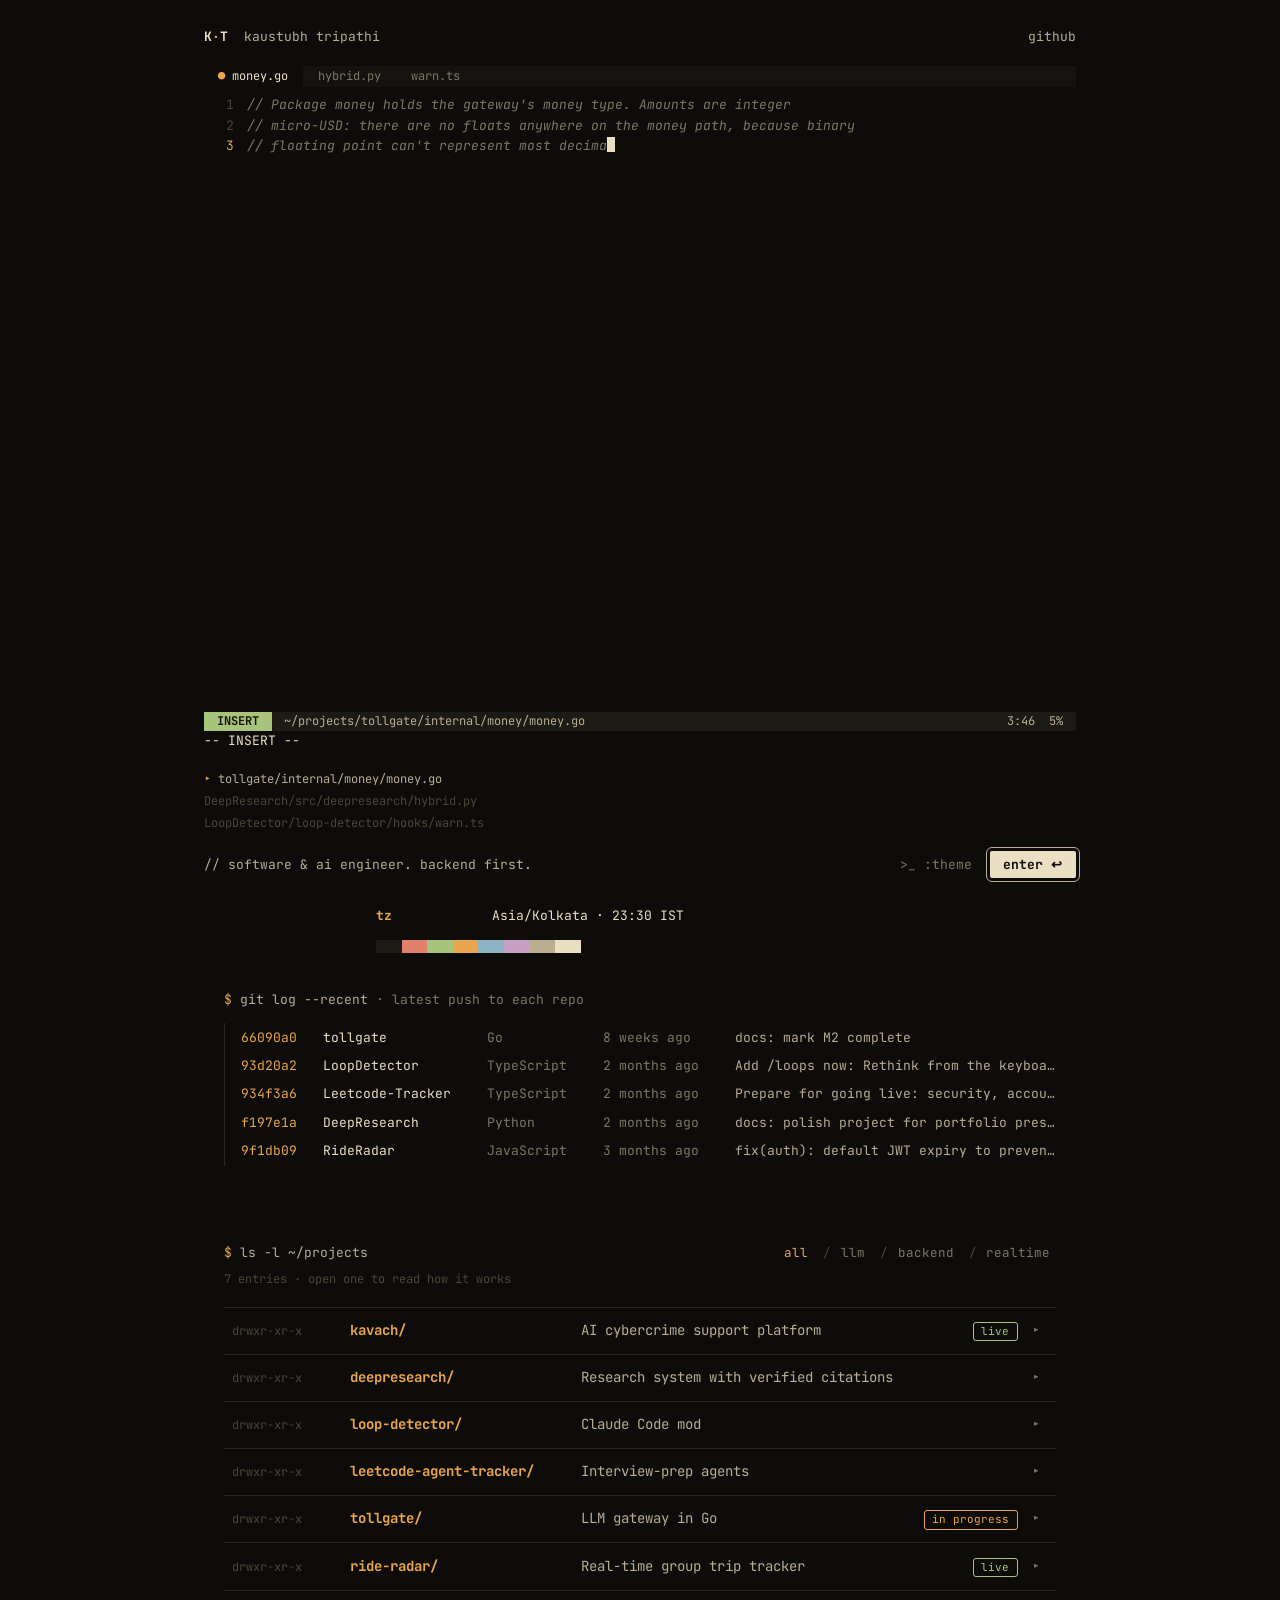
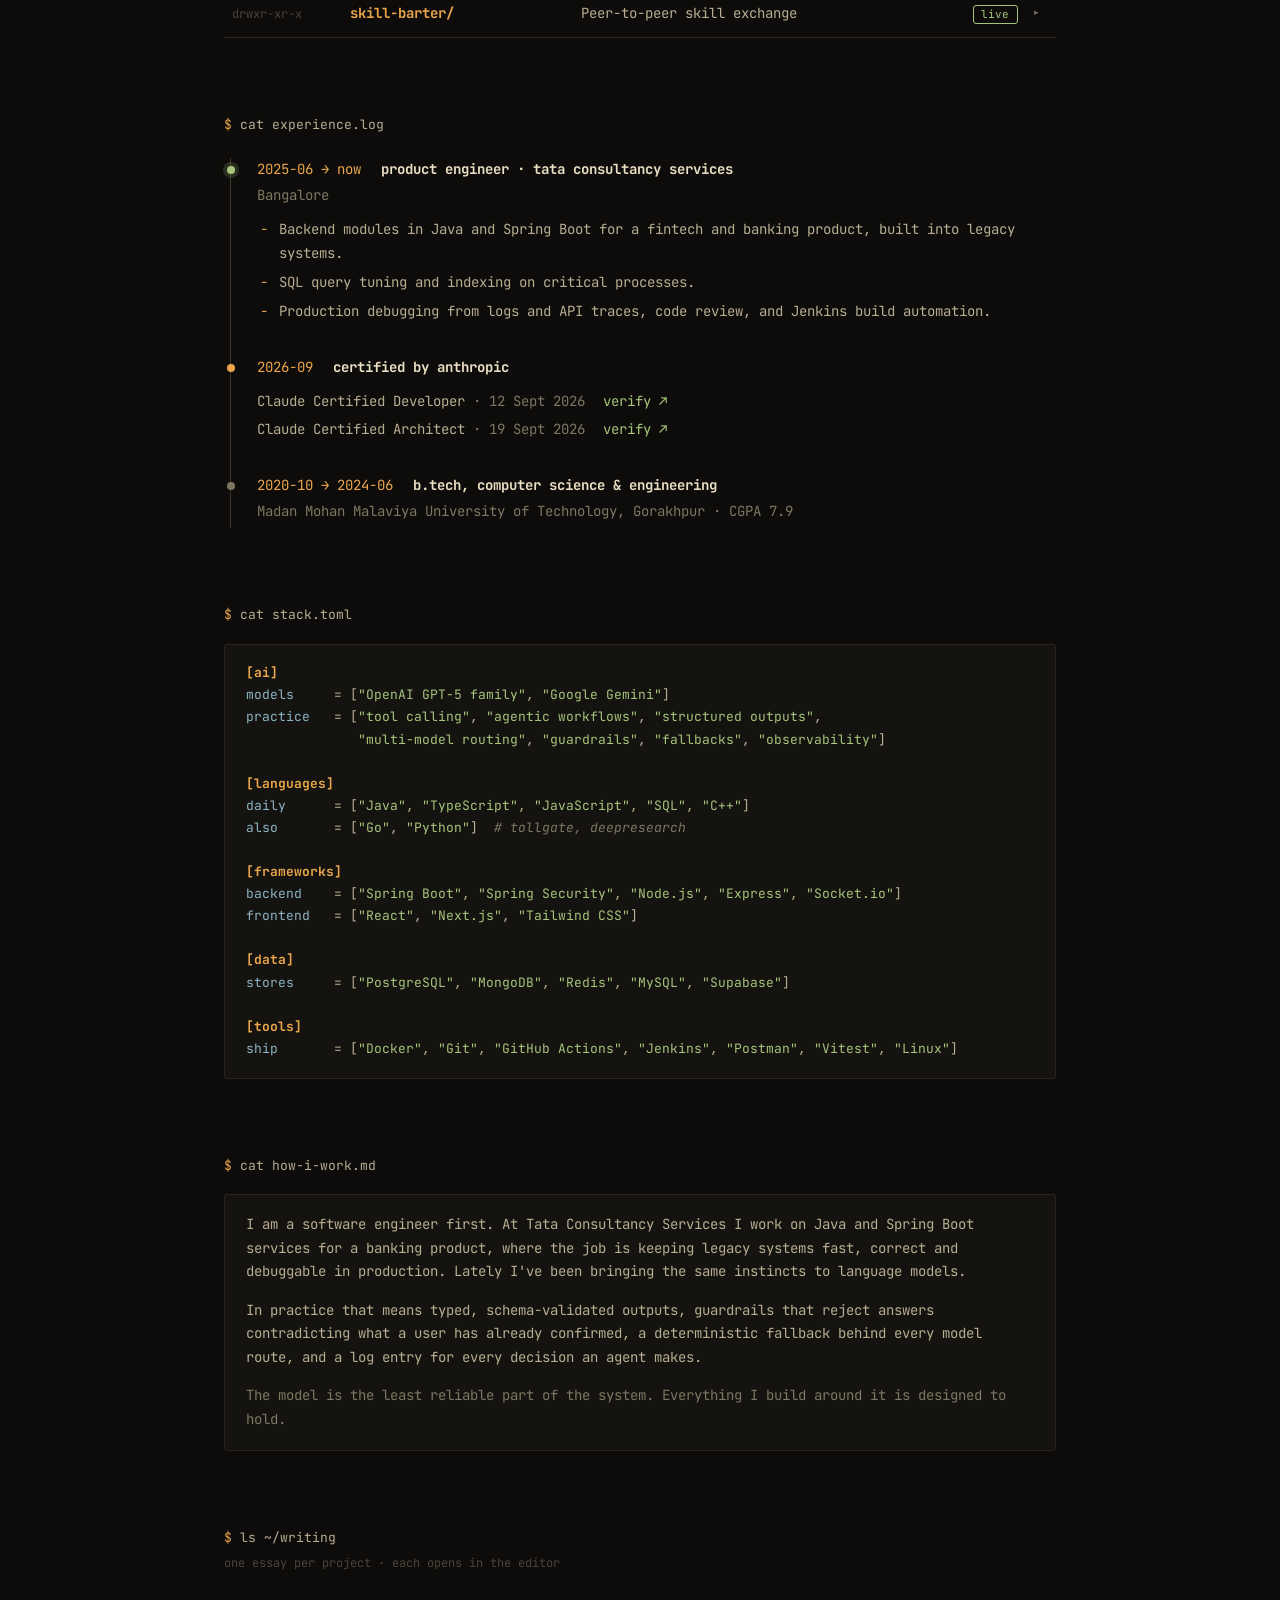
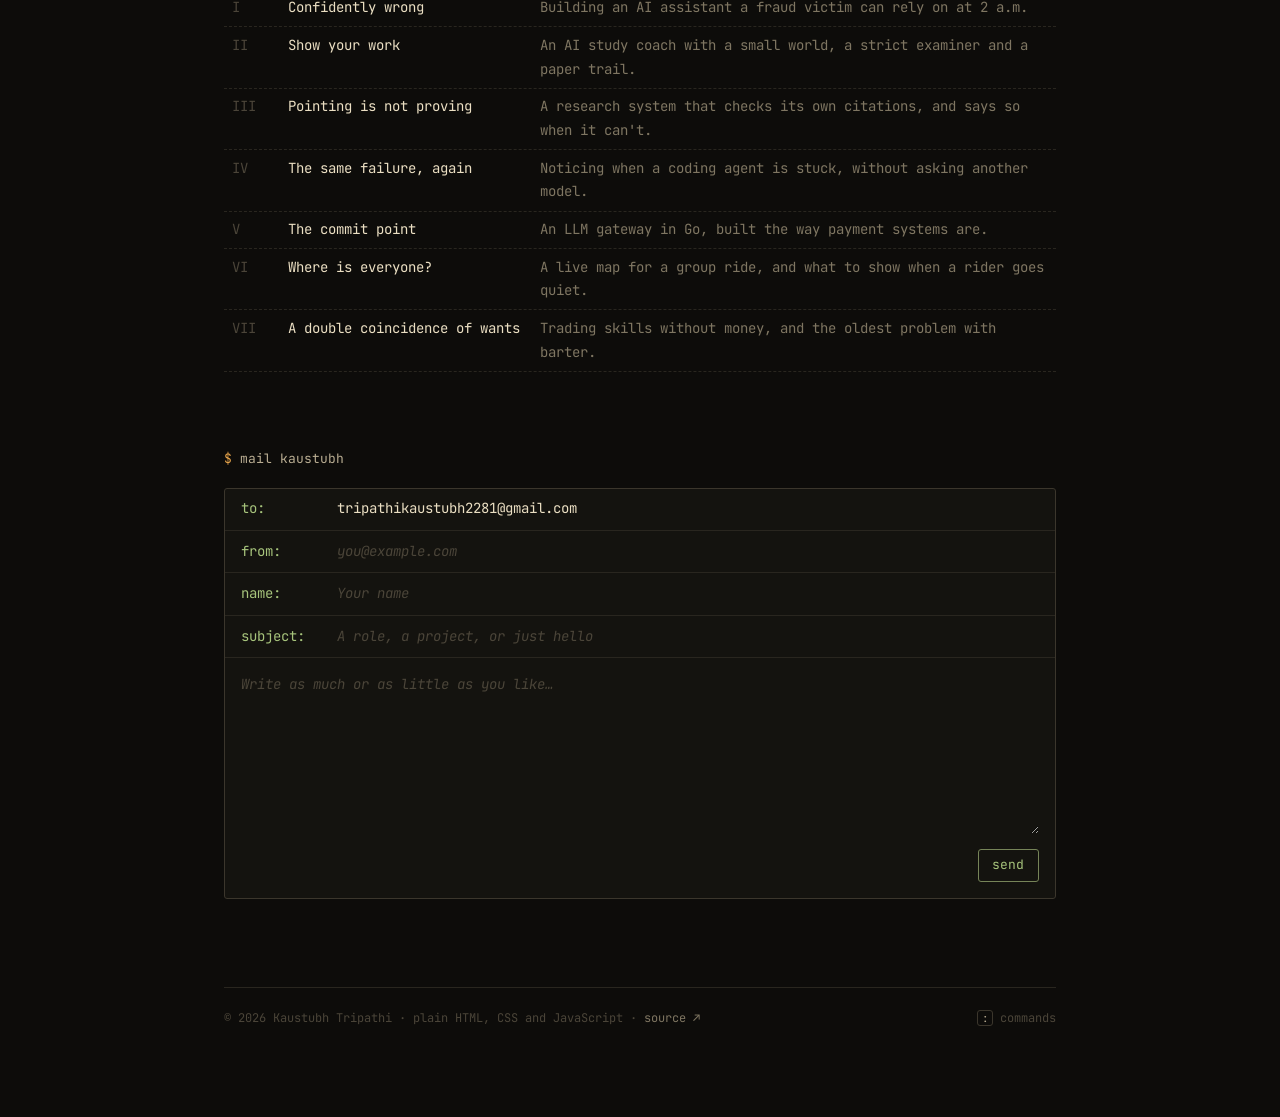
<file: index.html>
<!doctype html>
<html lang="en" data-theme="amber">
  <head>
    <meta charset="UTF-8" />
    <meta name="viewport" content="width=device-width, initial-scale=1.0" />
    <title>Kaustubh Tripathi · Software &amp; AI Engineer</title>
    <meta
      name="description"
      content="Kaustubh Tripathi, software and AI engineer in Bangalore. Backend systems in Java and Spring Boot at TCS, and language-model systems with guardrails, fallbacks and audit trails."
    />
    <meta name="author" content="Kaustubh Tripathi" />
    <meta property="og:title" content="Kaustubh Tripathi · Software &amp; AI Engineer" />
    <meta property="og:description" content="Backend systems in Java and Spring Boot, and language-model systems that hold their shape when the model doesn't." />
    <meta property="og:type" content="website" />
    <meta property="og:url" content="https://kaustubh-tripathi.vercel.app/" />
    <meta property="og:site_name" content="Kaustubh Tripathi" />
    <meta property="og:image" content="https://kaustubh-tripathi.vercel.app/og.png" />
    <meta property="og:image:width" content="2400" />
    <meta property="og:image:height" content="1260" />
    <meta property="og:image:alt" content="A terminal window: whoami, Kaustubh Tripathi, Software & AI Engineer, open to software and AI engineering roles." />
    <meta name="twitter:card" content="summary_large_image" />
    <meta name="theme-color" content="#0d0c0a" />
    <link rel="icon" type="image/svg+xml" href="/favicon.svg" />

    <link rel="preconnect" href="https://fonts.googleapis.com" />
    <link rel="preconnect" href="https://fonts.gstatic.com" crossorigin />
    <link
      href="https://fonts.googleapis.com/css2?family=JetBrains+Mono:ital,wght@0,400;0,500;0,700;1,400&display=swap"
      rel="stylesheet"
    />
    <!-- Google's JetBrains Mono subsets leave out box drawing and arrows; these come from the same
         font, so the diagrams line up. Extend `text` when a new symbol appears on the page. -->
    <link href="https://fonts.googleapis.com/css2?family=JetBrains+Mono:wght@400;700&amp;display=swap&amp;text=%E2%86%90%E2%86%92%E2%86%97%E2%86%A9%E2%94%80%E2%94%82%E2%94%8C%E2%94%90%E2%94%94%E2%94%98%E2%94%9C%E2%94%A4%E2%94%AC%E2%94%B4%E2%94%BC%E2%95%90%E2%96%88%E2%96%B2%E2%96%B8%E2%96%BA%E2%96%BC%E2%97%84%E2%97%8F%E2%9C%93" rel="stylesheet" />
    <link rel="stylesheet" href="/styles.css" />

    <script>
      // Before first paint: the saved theme, and whether to open on the editor.
      // The intro plays once per visit, and never for a link to a section.
      (function () {
        var root = document.documentElement;
        try {
          var theme = localStorage.getItem("theme");
          if (theme) root.dataset.theme = theme;
        } catch (e) {}
        var seen = false;
        try {
          seen = sessionStorage.getItem("intro") === "seen";
        } catch (e) {}
        if (/[?&]intro\b/.test(location.search) || (!seen && !location.hash)) root.classList.add("has-intro");
      })();
    </script>
    <script type="module" src="/js/main.js"></script>
  </head>
  <body>
    <!-- The editor intro. Hidden without JavaScript, so the page is always readable. -->
    <section class="intro" id="intro" aria-label="Intro">
      <header class="intro-top">
        <span class="intro-brand"><span class="mark">K<span>·</span>T</span> kaustubh tripathi</span>
        <a href="https://github.com/ktripathi2281" target="_blank" rel="noreferrer">github</a>
      </header>

      <div class="editor" aria-hidden="true">
        <div class="tabline" id="tabline"></div>
        <div class="buffer" id="buffer"></div>
        <div class="statusline">
          <span class="mode" id="mode">NORMAL</span>
          <span class="status-path" id="status-path"></span>
          <span class="status-pos" id="status-pos"></span>
        </div>
        <div class="cmdline-echo" id="echo"></div>
      </div>

      <ol class="intro-files" id="intro-files" aria-label="The code above, on GitHub"></ol>

      <footer class="intro-foot">
        <p class="intro-tag">// software &amp; ai engineer. backend first.</p>
        <div class="intro-actions">
          <button type="button" class="intro-theme" id="intro-theme"><span aria-hidden="true">&gt;_</span> :theme</button>
          <button type="button" class="enter" id="enter">enter <span aria-hidden="true">↩</span></button>
        </div>
      </footer>
    </section>

    <div class="site" id="site">
      <a href="#main" class="skip">skip to content</a>

      <header class="topbar">
        <a href="#top" class="brand" aria-label="Kaustubh Tripathi, back to top">
          <span class="mark">K<span>·</span>T</span>
          <span class="brand-path">~/kaustubh</span>
        </a>
        <nav aria-label="Sections">
          <a href="#projects">projects</a>
          <a href="#experience">experience</a>
          <a href="#writing">writing</a>
          <a href="#mail">mail</a>
        </nav>
      </header>

      <main id="main">
        <!-- whoami -->
        <section class="hero" id="top" aria-labelledby="name">
          <div class="hero-text">
            <p class="prompt"><span class="ps">~</span> whoami</p>
            <h1 id="name" tabindex="-1">Kaustubh Tripathi</h1>
            <p class="lede">
              Software &amp; AI engineer. I build backend systems in Java and Spring Boot at TCS, and language-model systems
              that hold their shape when the model doesn't.
            </p>
            <p class="building">
              <span class="tri" aria-hidden="true">▸</span> building
              <a href="https://github.com/ktripathi2281/tollgate" target="_blank" rel="noreferrer">tollgate</a>
              <span class="dim">— an LLM gateway in Go, with payments-grade spend control</span>
            </p>

            <ul class="chips" aria-label="Stack">
              <li class="c1">java</li>
              <li class="c2">spring boot</li>
              <li class="c3">typescript</li>
              <li class="c4">react</li>
              <li class="c5">node.js</li>
              <li class="c1">next.js</li>
              <li class="c2">go</li>
              <li class="c3">python</li>
              <li class="c4">postgresql</li>
              <li class="c5">redis</li>
              <li class="c1">docker</li>
              <li class="c2">llm agents</li>
            </ul>

            <ul class="socials">
              <li>
                <a href="https://github.com/ktripathi2281" target="_blank" rel="noreferrer" aria-label="GitHub" title="GitHub">
                  <svg viewBox="0 0 16 16" width="18" height="18" aria-hidden="true"><path fill="currentColor" d="M8 0C3.58 0 0 3.58 0 8c0 3.54 2.29 6.53 5.47 7.59.4.07.55-.17.55-.38 0-.19-.01-.82-.01-1.49-2.01.37-2.53-.49-2.69-.94-.09-.23-.48-.94-.82-1.13-.28-.15-.68-.52-.01-.53.63-.01 1.08.58 1.23.82.72 1.21 1.87.87 2.33.66.07-.52.28-.87.51-1.07-1.78-.2-3.64-.89-3.64-3.95 0-.87.31-1.59.82-2.15-.08-.2-.36-1.02.08-2.12 0 0 .67-.21 2.2.82.64-.18 1.32-.27 2-.27.68 0 1.36.09 2 .27 1.53-1.04 2.2-.82 2.2-.82.44 1.1.16 1.92.08 2.12.51.56.82 1.27.82 2.15 0 3.07-1.87 3.75-3.65 3.95.29.25.54.73.54 1.48 0 1.07-.01 1.93-.01 2.2 0 .21.15.46.55.38A8.013 8.013 0 0016 8c0-4.42-3.58-8-8-8z"/></svg>
                </a>
              </li>
              <li>
                <a href="https://www.linkedin.com/in/kaustubh-tripathi" target="_blank" rel="noreferrer" aria-label="LinkedIn" title="LinkedIn">
                  <svg viewBox="0 0 24 24" width="19" height="19" fill="none" stroke="currentColor" stroke-width="1.5" aria-hidden="true"><rect x="3" y="3" width="18" height="18" rx="2.5"/><path d="M8 10.5V17M12 17v-6.5M12 13.3c0-1.7 1.1-2.8 2.5-2.8S17 11.5 17 13.3V17" stroke-linecap="round"/><circle cx="8" cy="7.4" r="0.9" fill="currentColor" stroke="none"/></svg>
                </a>
              </li>
              <li>
                <a href="#mail" aria-label="Write to tripathikaustubh2281@gmail.com" title="tripathikaustubh2281@gmail.com">
                  <svg viewBox="0 0 24 24" width="19" height="19" fill="none" stroke="currentColor" stroke-width="1.5" aria-hidden="true"><rect x="3" y="5.5" width="18" height="13" rx="2"/><path d="M3.6 7l8.4 6 8.4-6" stroke-linejoin="round"/></svg>
                </a>
              </li>
            </ul>

            <p class="actions">
              <a class="btn" href="/resume.pdf" target="_blank" rel="noreferrer">
                <svg viewBox="0 0 24 24" width="14" height="14" fill="none" stroke="currentColor" stroke-width="1.6" aria-hidden="true"><path d="M6 3h8.5L19 7.5V21H6z" stroke-linejoin="round"/><path d="M14 3v5h5M9 12h7M9 15.5h7M9 19h4" stroke-linecap="round"/></svg>
                resume.pdf
              </a>
              <a class="btn btn--go" href="#mail">write to me</a>
            </p>

            <p class="status-line"><span class="dot" aria-hidden="true"></span> open to software &amp; AI engineering roles</p>
          </div>
        </section>

        <!-- fetch -->
        <section class="block" id="fetch" aria-labelledby="fetch-cmd">
          <h2 class="cmd" id="fetch-cmd"><span class="ps">$</span> fetch ktripathi2281</h2>
          <div class="fetch">
            <pre class="fetch-logo" aria-hidden="true">██  ██  ██████
██ ██     ██
████      ██
██ ██     ██
██  ██    ██</pre>
            <dl class="fetch-info">
              <div class="fetch-title"><dt class="visually-hidden">user</dt><dd><b>kaustubh</b>@<b>bangalore</b></dd></div>
              <div><dt>role</dt><dd>Software &amp; AI Engineer</dd></div>
              <div><dt>work</dt><dd>Product Engineer, Tata Consultancy Services</dd></div>
              <div><dt>uptime</dt><dd id="uptime">at TCS since June 2025</dd></div>
              <div><dt>shell</dt><dd>Java · TypeScript · JavaScript · SQL · Go · Python</dd></div>
              <div><dt>repos</dt><dd><span id="repo-count">23</span> public on GitHub</dd></div>
              <div><dt>certs</dt><dd>Claude Certified Developer · Claude Certified Architect</dd></div>
              <div><dt>tz</dt><dd>Asia/Kolkata · <span id="fetch-clock">IST</span></dd></div>
              <div class="swatches" aria-hidden="true"><span></span><span></span><span></span><span></span><span></span><span></span><span></span><span></span></div>
            </dl>
          </div>

          <h3 class="cmd cmd--sub"><span class="ps">$</span> git log --recent <span class="dim" id="log-note">· latest push to each repo</span></h3>
          <ol class="gitlog" id="gitlog">
            <li><a href="https://github.com/ktripathi2281/tollgate" target="_blank" rel="noreferrer"><span class="sha">66090a0</span> <span class="repo">tollgate</span> <span class="lang">Go</span> <time datetime="2026-10-08T04:45:41Z">8 Oct</time> <span class="msg">docs: mark M2 complete</span></a></li>
            <li><a href="https://github.com/ktripathi2281/LoopDetector" target="_blank" rel="noreferrer"><span class="sha">93d20a2</span> <span class="repo">LoopDetector</span> <span class="lang">TypeScript</span> <time datetime="2026-10-03T08:49:34Z">3 Oct</time> <span class="msg">Add /loops now: Rethink from the keyboard</span></a></li>
            <li><a href="https://github.com/ktripathi2281/Leetcode-Tracker" target="_blank" rel="noreferrer"><span class="sha">934f3a6</span> <span class="repo">Leetcode-Tracker</span> <span class="lang">TypeScript</span> <time datetime="2026-09-26T10:31:39Z">26 Sept</time> <span class="msg">Prepare for going live: security, account features, hosting config</span></a></li>
            <li><a href="https://github.com/ktripathi2281/DeepResearch" target="_blank" rel="noreferrer"><span class="sha">f197e1a</span> <span class="repo">DeepResearch</span> <span class="lang">Python</span> <time datetime="2026-09-21T14:40:36Z">21 Sept</time> <span class="msg">docs: polish project for portfolio presentation</span></a></li>
            <li><a href="https://github.com/ktripathi2281/RideRadar" target="_blank" rel="noreferrer"><span class="sha">9f1db09</span> <span class="repo">RideRadar</span> <span class="lang">JavaScript</span> <time datetime="2026-09-19T16:12:43Z">19 Sept</time> <span class="msg">fix(auth): default JWT expiry to prevent 500 when env missing</span></a></li>
          </ol>
        </section>

        <!-- projects -->
        <section class="block" id="projects" aria-labelledby="projects-cmd">
          <div class="block-head">
            <h2 class="cmd" id="projects-cmd"><span class="ps">$</span> ls -l ~/projects</h2>
            <div class="filters" role="group" aria-label="Filter projects">
              <button type="button" aria-pressed="true" data-filter="all">all</button>
              <button type="button" aria-pressed="false" data-filter="llm">llm</button>
              <button type="button" aria-pressed="false" data-filter="backend">backend</button>
              <button type="button" aria-pressed="false" data-filter="realtime">realtime</button>
            </div>
          </div>
          <p class="hint">7 entries · open one to read how it works</p>

          <div class="projects">
            <details class="proj" id="kavach" data-tags="llm">
              <summary>
                <span class="perm">drwxr-xr-x</span>
                <span class="pname">kavach/</span>
                <span class="ptype">AI cybercrime support platform</span>
                <span class="badges"><span class="badge badge--live">live</span></span>
              </summary>
              <div class="proj-body">
                <p>One case file for cybercrime victims in India: ten deadline-tracked steps, 22 languages, voice or text. Built with Ashutosh Kumar at the Build What Moves India hackathon.</p>
                <pre class="diagram" aria-label="How Kavach works">voice · text ──► transcribe
                     │
      regex ─────────┼───────── llm
  UTRs, UPI IDs      ▼     everything else
                   facts
                     │
     draft ──► guard: does it contradict
       ▲       a fact the citizen confirmed?
       └─ yes ─┘     │ no
                     ▼
     case file · 10 steps on legal clocks</pre>
                <p class="pstack"><span>stack</span> GPT-5, GPT-5-mini, GPT-4o-transcribe · Next.js, TypeScript, Supabase, IndexedDB</p>
                <ul class="points">
                  <li>Strict JSON-schema outputs on every route, through a provider-agnostic client with no SDK lock-in.</li>
                  <li>Hybrid regex and LLM extraction of transaction IDs (UTRs), phone numbers and UPI IDs.</li>
                  <li>A guardrail throws out any draft that contradicts facts the citizen has confirmed.</li>
                </ul>
                <p class="plinks">
                  <a href="https://cybercrime-assistant.vercel.app" target="_blank" rel="noreferrer">visit ↗</a>
                  <a href="https://github.com/ashusnapx/hackathon" target="_blank" rel="noreferrer">source ↗</a>
                  <a href="#vi/kavach" title="Opens in the editor">essay</a>
                </p>
              </div>
            </details>

            <details class="proj" id="deepresearch" data-tags="llm backend">
              <summary>
                <span class="perm">drwxr-xr-x</span>
                <span class="pname">deepresearch/</span>
                <span class="ptype">Research system with verified citations</span>
                <span class="badges"></span>
              </summary>
              <div class="proj-body">
                <p>Answers questions from a document corpus with verified citations, running locally with no paid APIs.</p>
                <pre class="diagram" aria-label="How DeepResearch works">question
   ├──► pgvector ──┐
   └──► bm25 ──────┴──► rank fusion
                            │
                cross-encoder rerank
                            │
            draft answer + citations
                            │
    verify each claim against its evidence
                            │
     answer · or "the evidence isn't there"</pre>
                <p class="pstack"><span>stack</span> Python, FastAPI, PostgreSQL + pgvector, Ollama · Next.js, React, TypeScript</p>
                <ul class="points">
                  <li>Hybrid retrieval: pgvector and BM25 fused by rank, then reranked by a local cross-encoder.</li>
                  <li>Every cited claim is checked against the evidence it cites before the answer is shown.</li>
                  <li>Says when evidence is missing or conflicting, instead of inventing an answer.</li>
                </ul>
                <p class="plinks">
                  <a href="https://github.com/ktripathi2281/DeepResearch" target="_blank" rel="noreferrer">source ↗</a>
                  <a href="#vi/deepresearch" title="Opens in the editor">essay</a>
                </p>
              </div>
            </details>

            <details class="proj" id="loopdetector" data-tags="llm">
              <summary>
                <span class="perm">drwxr-xr-x</span>
                <span class="pname">loop-detector/</span>
                <span class="ptype">Claude Code mod</span>
                <span class="badges"></span>
              </summary>
              <div class="proj-body">
                <p>Notices when Claude Code is stuck repeating itself, using deterministic checks and no model calls.</p>
                <pre class="diagram" aria-label="How Loop Detector works">tool call ──► record
               action · target
               failure · tests
                    │
   7 signals ──► score since the
                 last real progress
                    │
     normal ── suspicious ── loop
                               │
               warn once, then you pick:
               [inspect] [rethink]
               [pause]   [continue]</pre>
                <p class="pstack"><span>stack</span> TypeScript · a Claude Code plugin of function hooks</p>
                <ul class="points">
                  <li>Turns every tool call into a record: its action, target, failure fingerprint and test results.</li>
                  <li>Seven deterministic signals score the work since the last real progress: same history, same verdict.</li>
                  <li>Never stops Claude on its own: Inspect, Rethink, Pause and Continue are buttons you press.</li>
                </ul>
                <p class="plinks">
                  <a href="https://github.com/ktripathi2281/LoopDetector" target="_blank" rel="noreferrer">source ↗</a>
                  <a href="#vi/loopdetector" title="Opens in the editor">essay</a>
                </p>
              </div>
            </details>

            <details class="proj" id="leetcode" data-tags="llm">
              <summary>
                <span class="perm">drwxr-xr-x</span>
                <span class="pname">leetcode-agent-tracker/</span>
                <span class="ptype">Interview-prep agents</span>
                <span class="badges"></span>
              </summary>
              <div class="proj-body">
                <p>Interview prep run by three agents: a planner, a Socratic tutor and a code reviewer.</p>
                <pre class="diagram" aria-label="How LeetCode Agent Tracker works">you ──► planner
          │  4 read-only tools
          │  at most 8 turns
          ├──► tutor     asks, never tells
          └──► reviewer  reads your code
                 │
   every call ──► log
                  tool calls · reasoning
                  trace · latency</pre>
                <p class="pstack"><span>stack</span> Google Gemini function calling · React, Express, MongoDB</p>
                <ul class="points">
                  <li>The planner acts only through four read-only tools, for at most eight turns.</li>
                  <li>Leitner-style spaced repetition, topic heatmaps and company-readiness analytics.</li>
                  <li>Every call is logged with its tool calls, reasoning trace and latency.</li>
                </ul>
                <p class="plinks">
                  <a href="https://github.com/ktripathi2281/Leetcode-Tracker" target="_blank" rel="noreferrer">source ↗</a>
                  <a href="#vi/leetcode" title="Opens in the editor">essay</a>
                </p>
              </div>
            </details>

            <details class="proj" id="tollgate" data-tags="backend llm">
              <summary>
                <span class="perm">drwxr-xr-x</span>
                <span class="pname">tollgate/</span>
                <span class="ptype">LLM gateway in Go</span>
                <span class="badges"><span class="badge badge--wip">in progress</span></span>
              </summary>
              <div class="proj-body">
                <p>An OpenAI-compatible LLM gateway in Go with payments-grade spend control. Point any OpenAI SDK at it: it checks a virtual key, enforces its rate limits and budget, routes the call with retries and fallback, streams the answer and records what it cost.</p>
                <pre class="diagram" aria-label="How Tollgate works">client · any OpenAI SDK
   │  POST /v1/chat/completions
   ▼
virtual key ─► rate limits ─► idempotency
                                  │
   ┌──────────────────────────────┘
   ▼
hold the worst case, in micro-USD
   │
   ▼
router ─► OpenAI-compatible · Anthropic
   │      retries, fallback, breakers
   ▼
settle the actual cost, store, respond</pre>
                <p class="pstack"><span>stack</span> Go, PostgreSQL (pgx, sqlc), Prometheus, Docker · OpenAI-compatible and Anthropic APIs on raw net/http</p>
                <ul class="points">
                  <li>Done: OpenAI-compatible and Anthropic adapters, with retries, fallback and a circuit breaker per target, and streaming with a commit point.</li>
                  <li>Done: hold-and-settle budgets in integer micro-USD, idempotency keys and reconciliation. 200 concurrent requests against a budget that fits exactly 37 holds: exactly 37 succeed.</li>
                  <li>Benchmarked against a mock upstream: about 1.5 ms of overhead at the median. Next: a run with a live provider key, then a hosted demo.</li>
                </ul>
                <p class="plinks">
                  <a href="https://github.com/ktripathi2281/tollgate" target="_blank" rel="noreferrer">source ↗</a>
                  <a href="#vi/tollgate" title="Opens in the editor">essay</a>
                </p>
              </div>
            </details>

            <details class="proj" id="rideradar" data-tags="realtime">
              <summary>
                <span class="perm">drwxr-xr-x</span>
                <span class="pname">ride-radar/</span>
                <span class="ptype">Real-time group trip tracker</span>
                <span class="badges"><span class="badge badge--live">live</span></span>
              </summary>
              <div class="proj-body">
                <p>A live map for groups riding together, with battery, SOS and lost-signal handling.</p>
                <pre class="diagram" aria-label="How Ride Radar works">rider ──ws · jwt at handshake──┐
  battery · sos · position     ▼
                          trip room
                               │
                          group map
                               │
  signal lost? ──► stays at last known
                   position, marked offline
  trail: capped at 1,000 points a rider</pre>
                <p class="pstack"><span>stack</span> Socket.io, React Leaflet, OpenStreetMap · Express, MongoDB</p>
                <ul class="points">
                  <li>A rider who loses signal stays on the map at their last known position, marked offline.</li>
                  <li>JWT is checked at the socket handshake, and every event stays inside its trip's room.</li>
                  <li>Trails are capped at 1,000 points per rider, so history stays a constant size.</li>
                </ul>
                <p class="plinks">
                  <a href="https://ride-radar-sand.vercel.app/" target="_blank" rel="noreferrer">visit ↗</a>
                  <a href="https://github.com/ktripathi2281/RideRadar" target="_blank" rel="noreferrer">source ↗</a>
                  <a href="#vi/rideradar" title="Opens in the editor">essay</a>
                </p>
              </div>
            </details>

            <details class="proj" id="skillbarter" data-tags="realtime backend">
              <summary>
                <span class="perm">drwxr-xr-x</span>
                <span class="pname">skill-barter/</span>
                <span class="ptype">Peer-to-peer skill exchange</span>
                <span class="badges"><span class="badge badge--live">live</span></span>
              </summary>
              <div class="proj-body">
                <p>Trade skills without money. Matches are found both ways, your own city first, and both sides must agree.</p>
                <pre class="diagram" aria-label="How Skill Barter works">you: teach A, want B
              ▲ mutual match
              ▼ your city first
them: teach B, want A
              │
         real-time chat
              │
       trade proposed ──► both agree?
                            │ yes
                            ▼
                        trade on</pre>
                <p class="pstack"><span>stack</span> MongoDB, Socket.io, JWT · React, Express</p>
                <ul class="points">
                  <li>Finds mutual matches and one-way interest, with people in your own city first.</li>
                  <li>Real-time chat, and a trade lifecycle that needs consent from both sides.</li>
                  <li>Dual-token JWT with silent renewal, OTP email verification, rate limiting and CORS whitelisting.</li>
                </ul>
                <p class="plinks">
                  <a href="https://skill-barter-psi.vercel.app/" target="_blank" rel="noreferrer">visit ↗</a>
                  <a href="https://github.com/ktripathi2281/Skill-Barter" target="_blank" rel="noreferrer">source ↗</a>
                  <a href="#vi/skillbarter" title="Opens in the editor">essay</a>
                </p>
              </div>
            </details>
          </div>
        </section>

        <!-- experience -->
        <section class="block" id="experience" aria-labelledby="experience-cmd">
          <h2 class="cmd" id="experience-cmd"><span class="ps">$</span> cat experience.log</h2>
          <ol class="log">
            <li class="log-item log-item--now">
              <p class="log-head"><time>2025-06 → now</time> product engineer · tata consultancy services</p>
              <p class="log-where">Bangalore</p>
              <ul class="points">
                <li>Backend modules in Java and Spring Boot for a fintech and banking product, built into legacy systems.</li>
                <li>SQL query tuning and indexing on critical processes.</li>
                <li>Production debugging from logs and API traces, code review, and Jenkins build automation.</li>
              </ul>
            </li>
            <li class="log-item log-item--cert">
              <p class="log-head"><time>2026-09</time> certified by anthropic</p>
              <ul class="certs">
                <li>
                  <span>Claude Certified Developer</span> <span class="dim">· 12 Sept 2026</span>
                  <a href="https://www.credly.com/badges/2e1ecb88-4f11-4f3c-b7cf-a10251856c05/public_url" target="_blank" rel="noreferrer">verify ↗</a>
                </li>
                <li>
                  <span>Claude Certified Architect</span> <span class="dim">· 19 Sept 2026</span>
                  <a href="https://www.credly.com/badges/2bfa241d-e6f9-4330-8f23-37c70505c45a/public_url" target="_blank" rel="noreferrer">verify ↗</a>
                </li>
              </ul>
            </li>
            <li class="log-item">
              <p class="log-head"><time>2020-10 → 2024-06</time> b.tech, computer science &amp; engineering</p>
              <p class="log-where">Madan Mohan Malaviya University of Technology, Gorakhpur · CGPA 7.9</p>
            </li>
          </ol>
        </section>

        <!-- stack -->
        <section class="block" id="stack" aria-labelledby="stack-cmd">
          <h2 class="cmd" id="stack-cmd"><span class="ps">$</span> cat stack.toml</h2>
          <pre class="toml"><span class="t-sec">[ai]</span>
<span class="t-key">models</span>     = [<span class="t-str">"OpenAI GPT-5 family"</span>, <span class="t-str">"Google Gemini"</span>]
<span class="t-key">practice</span>   = [<span class="t-str">"tool calling"</span>, <span class="t-str">"agentic workflows"</span>, <span class="t-str">"structured outputs"</span>,
              <span class="t-str">"multi-model routing"</span>, <span class="t-str">"guardrails"</span>, <span class="t-str">"fallbacks"</span>, <span class="t-str">"observability"</span>]

<span class="t-sec">[languages]</span>
<span class="t-key">daily</span>      = [<span class="t-str">"Java"</span>, <span class="t-str">"TypeScript"</span>, <span class="t-str">"JavaScript"</span>, <span class="t-str">"SQL"</span>, <span class="t-str">"C++"</span>]
<span class="t-key">also</span>       = [<span class="t-str">"Go"</span>, <span class="t-str">"Python"</span>]  <span class="t-com"># tollgate, deepresearch</span>

<span class="t-sec">[frameworks]</span>
<span class="t-key">backend</span>    = [<span class="t-str">"Spring Boot"</span>, <span class="t-str">"Spring Security"</span>, <span class="t-str">"Node.js"</span>, <span class="t-str">"Express"</span>, <span class="t-str">"Socket.io"</span>]
<span class="t-key">frontend</span>   = [<span class="t-str">"React"</span>, <span class="t-str">"Next.js"</span>, <span class="t-str">"Tailwind CSS"</span>]

<span class="t-sec">[data]</span>
<span class="t-key">stores</span>     = [<span class="t-str">"PostgreSQL"</span>, <span class="t-str">"MongoDB"</span>, <span class="t-str">"Redis"</span>, <span class="t-str">"MySQL"</span>, <span class="t-str">"Supabase"</span>]

<span class="t-sec">[tools]</span>
<span class="t-key">ship</span>       = [<span class="t-str">"Docker"</span>, <span class="t-str">"Git"</span>, <span class="t-str">"GitHub Actions"</span>, <span class="t-str">"Jenkins"</span>, <span class="t-str">"Postman"</span>, <span class="t-str">"Vitest"</span>, <span class="t-str">"Linux"</span>]</pre>
        </section>

        <!-- how I work -->
        <section class="block" id="principles" aria-labelledby="principles-cmd">
          <h2 class="cmd" id="principles-cmd"><span class="ps">$</span> cat how-i-work.md</h2>
          <div class="note">
            <p>
              I am a software engineer first. At Tata Consultancy Services I work on Java and Spring Boot services for a
              banking product, where the job is keeping legacy systems fast, correct and debuggable in production. Lately
              I've been bringing the same instincts to language models.
            </p>
            <p>
              In practice that means typed, schema-validated outputs, guardrails that reject answers contradicting what a user
              has already confirmed, a deterministic fallback behind every model route, and a log entry for every decision an
              agent makes.
            </p>
            <p class="dim">The model is the least reliable part of the system. Everything I build around it is designed to hold.</p>
          </div>
        </section>

        <!-- writing -->
        <section class="block" id="writing" aria-labelledby="writing-cmd">
          <h2 class="cmd" id="writing-cmd"><span class="ps">$</span> ls ~/writing</h2>
          <p class="hint">one essay per project · each opens in the editor</p>
          <ol class="essays">
            <li><a href="#vi/kavach"><span class="no">I</span><span class="et">Confidently wrong</span><span class="es">Building an AI assistant a fraud victim can rely on at 2 a.m.</span></a></li>
            <li><a href="#vi/leetcode"><span class="no">II</span><span class="et">Show your work</span><span class="es">An AI study coach with a small world, a strict examiner and a paper trail.</span></a></li>
            <li><a href="#vi/deepresearch"><span class="no">III</span><span class="et">Pointing is not proving</span><span class="es">A research system that checks its own citations, and says so when it can't.</span></a></li>
            <li><a href="#vi/loopdetector"><span class="no">IV</span><span class="et">The same failure, again</span><span class="es">Noticing when a coding agent is stuck, without asking another model.</span></a></li>
            <li><a href="#vi/tollgate"><span class="no">V</span><span class="et">The commit point</span><span class="es">An LLM gateway in Go, built the way payment systems are.</span></a></li>
            <li><a href="#vi/rideradar"><span class="no">VI</span><span class="et">Where is everyone?</span><span class="es">A live map for a group ride, and what to show when a rider goes quiet.</span></a></li>
            <li><a href="#vi/skillbarter"><span class="no">VII</span><span class="et">A double coincidence of wants</span><span class="es">Trading skills without money, and the oldest problem with barter.</span></a></li>
          </ol>
        </section>

        <!-- mail -->
        <section class="block" id="mail" aria-labelledby="mail-cmd">
          <h2 class="cmd" id="mail-cmd"><span class="ps">$</span> mail kaustubh</h2>
          <form class="mail" id="mail-form" novalidate>
            <div class="mail-row">
              <span class="mail-label">to:</span>
              <a class="mail-to" href="mailto:tripathikaustubh2281@gmail.com">tripathikaustubh2281@gmail.com</a>
            </div>
            <label class="mail-row">
              <span class="mail-label">from:</span>
              <input type="email" name="email" required maxlength="200" autocomplete="email" placeholder="you@example.com" />
            </label>
            <label class="mail-row">
              <span class="mail-label">name:</span>
              <input type="text" name="name" required maxlength="100" autocomplete="name" placeholder="Your name" />
            </label>
            <label class="mail-row">
              <span class="mail-label">subject:</span>
              <input type="text" name="subject" maxlength="150" placeholder="A role, a project, or just hello" />
            </label>
            <label class="mail-body">
              <span class="visually-hidden">Message</span>
              <textarea name="message" required minlength="10" maxlength="4000" rows="7" placeholder="Write as much or as little as you like…"></textarea>
            </label>
            <input type="checkbox" name="botcheck" class="trap" tabindex="-1" autocomplete="off" aria-hidden="true" />
            <div class="mail-foot">
              <p class="mail-status" id="mail-status" role="status" aria-live="polite"></p>
              <button type="submit" class="btn btn--go" id="mail-send">send</button>
            </div>
          </form>
        </section>
      </main>

      <footer class="foot">
        <p>© 2026 Kaustubh Tripathi · plain HTML, CSS and JavaScript · <a href="https://github.com/ktripathi2281/plotting-table/tree/redesign/terminal" target="_blank" rel="noreferrer">source ↗</a></p>
        <p><kbd>:</kbd> commands</p>
      </footer>

      <!-- vim's status line and command line, along the bottom of the screen -->
      <!-- The essays, opened over the page as a second buffer: :vi <project>, or an essay link. -->
      <section class="reader" id="reader" aria-label="Essay" hidden>
        <div class="reader-bar">
          <nav class="reader-tabs" id="reader-tabs" aria-label="Essays"></nav>
          <button type="button" class="reader-close" id="reader-close" aria-label="Close the essay">:q</button>
        </div>
        <div class="reader-buffer" id="reader-buffer" tabindex="0"></div>
      </section>

      <div class="term-out" id="term-out" role="log" aria-live="polite" hidden></div>
      <div class="palette" id="palette" role="listbox" aria-label="Commands" hidden></div>
      <div class="statusbar" id="statusbar">
        <span class="sb-mode" id="sb-mode">NORMAL</span>
        <span class="sb-file" id="sb-file" aria-live="polite">~/kaustubh/whoami.md</span>
        <span class="sb-showcmd" id="sb-showcmd" aria-hidden="true"></span>
        <span class="sb-pos" id="sb-pos" hidden></span>
        <span class="sb-open"><span class="dot" aria-hidden="true"></span> open to work</span>
        <span class="sb-clock" id="sb-clock">IST</span>
        <button type="button" class="sb-cmd" id="sb-cmd"><b>:</b> commands</button>
        <form class="sb-input" id="sb-input" hidden>
          <label for="cmd-input" class="visually-hidden">Command</label>
          <span id="cmd-prompt" aria-hidden="true">:</span><input id="cmd-input" role="combobox" aria-controls="palette" aria-autocomplete="list" aria-expanded="false" autocomplete="off" autocapitalize="off" spellcheck="false" enterkeyhint="go" />
        </form>
      </div>
    </div>

    <!-- Where :q leaves you. vim (or exit) goes back in. -->
    <div class="shell" id="shell" hidden>
      <pre class="shell-log" id="shell-log"></pre>
      <form class="shell-line" id="shell-form">
        <span class="ps">kaustubh@bangalore</span> ~ %
        <label for="shell-input" class="visually-hidden">Shell</label>
        <input id="shell-input" placeholder="vim" autocomplete="off" autocapitalize="off" spellcheck="false" enterkeyhint="go" />
      </form>
    </div>
  </body>
</html>
</file>
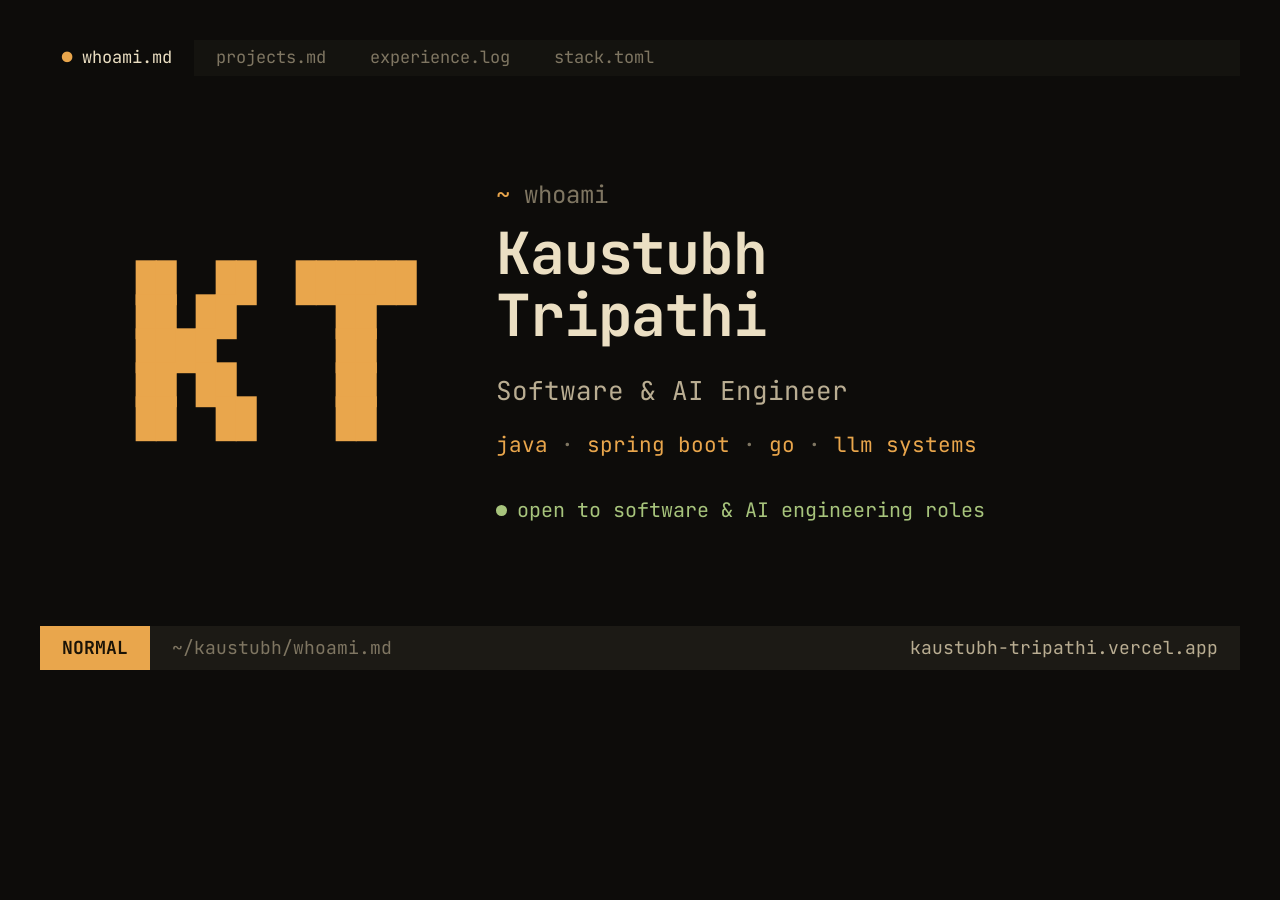
<file: tools/og.html>
<!doctype html>
<html lang="en" data-theme="amber">
  <head>
    <meta charset="UTF-8" />
    <title>Share card</title>
    <!-- Draws /og.png, the link-preview image. Not deployed (see .vercelignore).
         Serve the folder, open /tools/og.html and capture #card at 2× as og.png. -->
    <link href="https://fonts.googleapis.com/css2?family=JetBrains+Mono:wght@400;700&display=swap" rel="stylesheet" />
    <link href="https://fonts.googleapis.com/css2?family=JetBrains+Mono:wght@400;700&amp;display=swap&amp;text=%E2%86%90%E2%86%92%E2%86%97%E2%86%A9%E2%94%80%E2%94%82%E2%94%8C%E2%94%90%E2%94%94%E2%94%98%E2%94%9C%E2%94%A4%E2%94%AC%E2%94%B4%E2%94%BC%E2%95%90%E2%96%88%E2%96%B2%E2%96%B8%E2%96%BA%E2%96%BC%E2%97%84%E2%97%8F%E2%9C%93" rel="stylesheet" />
    <link rel="stylesheet" href="/styles.css" />
    <style>
      body {
        margin: 0;
        padding: 40px;
      }
      #card {
        position: relative;
        display: grid;
        grid-template-rows: auto minmax(0, 1fr) auto;
        width: 1200px;
        height: 630px;
        overflow: hidden;
        background: var(--bg);
      }
      .og-tabs {
        display: flex;
        background: var(--bg-2);
        font-size: 17px;
        line-height: 2.1;
      }
      .og-tabs span {
        padding: 0 22px;
        color: var(--muted);
      }
      .og-tabs .is-on {
        background: var(--bg);
        color: var(--fg);
      }
      .og-tabs .is-on::before {
        content: "● ";
        color: var(--accent);
      }
      .og-main {
        display: grid;
        grid-template-columns: auto minmax(0, 1fr);
        gap: 80px;
        align-items: center;
        padding: 0 72px 0 96px;
      }
      .og-logo {
        font-size: 34px;
        line-height: 1;
        color: var(--accent);
      }
      .og-text .prompt {
        font-size: 24px;
      }
      .og-text h1 {
        margin-top: 6px;
        font-size: 58px;
        line-height: 1.08;
        letter-spacing: -0.02em;
        color: var(--fg);
      }
      .og-role {
        margin-top: 22px;
        font-size: 26px;
        color: var(--fg-2);
      }
      .og-stack {
        margin-top: 14px;
        font-size: 21px;
        color: var(--muted);
      }
      .og-stack b {
        font-weight: 400;
        color: var(--accent);
      }
      .og-open {
        margin-top: 30px;
        font-size: 20px;
        color: var(--green);
      }
      .og-open .dot {
        width: 11px;
        height: 11px;
        margin-right: 10px;
        animation: none;
      }
      .og-bar {
        display: flex;
        height: 44px;
        background: var(--bg-3);
        font-size: 18px;
        line-height: 44px;
      }
      .og-bar span {
        padding: 0 22px;
      }
      .og-bar .sb-mode {
        font-weight: 700;
      }
      .og-bar .og-url {
        margin-left: auto;
        color: var(--fg-2);
      }
    </style>
  </head>
  <body>
    <div id="card">
      <div class="og-tabs"><span class="is-on">whoami.md</span><span>projects.md</span><span>experience.log</span><span>stack.toml</span></div>
      <div class="og-main">
        <pre class="og-logo" aria-hidden="true">██  ██  ██████
██ ██     ██
████      ██
██ ██     ██
██  ██    ██</pre>
        <div class="og-text">
          <p class="prompt"><span class="ps">~</span> whoami</p>
          <h1>Kaustubh<br />Tripathi</h1>
          <p class="og-role">Software &amp; AI Engineer</p>
          <p class="og-stack"><b>java</b> · <b>spring boot</b> · <b>go</b> · <b>llm systems</b></p>
          <p class="og-open"><span class="dot"></span>open to software &amp; AI engineering roles</p>
        </div>
      </div>
      <div class="og-bar">
        <span class="sb-mode">NORMAL</span><span class="dim">~/kaustubh/whoami.md</span><span class="og-url">kaustubh-tripathi.vercel.app</span>
      </div>
    </div>
    <script>
      document.fonts.ready.then(() => (document.body.dataset.ready = "1"));
    </script>
  </body>
</html>
</file>
<file: styles.css>
/* ------------------------------------------------------------------ */
/* Themes. Amber is the default; :theme in the command line cycles.    */
/* ------------------------------------------------------------------ */

:root,
[data-theme="amber"] {
  --bg: #0d0c0a;
  --bg-2: #14130f;
  --bg-3: #1c1a15;
  --line: #29261f;
  --line-2: #3b362c;
  --fg: #ebdfc3;
  --fg-2: #b9ad92;
  --muted: #7f7662;
  --faint: #4b4539;
  --accent: #e9a64c;
  --on-accent: #1a1307;
  --green: #a7c47c;
  --red: #e3806a;
  --blue: #8db4c4;
  --violet: #c7a1c4;
  --sel: rgba(233, 166, 76, 0.24);
  color-scheme: dark;
}

/* The ink colours of the catalogue sites, at night. */
[data-theme="paper"] {
  --bg: #131210;
  --bg-2: #1a1916;
  --bg-3: #22201c;
  --line: #2c2a26;
  --line-2: #4a463f;
  --fg: #ece6d9;
  --fg-2: #c2bbad;
  --muted: #938c7f;
  --faint: #5a554c;
  --accent: #e5694a;
  --on-accent: #1a0c07;
  --green: #b5bf8e;
  --red: #e5694a;
  --blue: #a9b8c0;
  --violet: #c9a9b6;
  --sel: rgba(229, 105, 74, 0.25);
  color-scheme: dark;
}

[data-theme="phosphor"] {
  --bg: #050805;
  --bg-2: #0a100a;
  --bg-3: #101810;
  --line: #17251a;
  --line-2: #24392a;
  --fg: #c4f5bd;
  --fg-2: #86c98a;
  --muted: #4f8a56;
  --faint: #2c4d31;
  --accent: #66f07a;
  --on-accent: #031005;
  --green: #66f07a;
  --red: #f0d066;
  --blue: #7fe0d0;
  --violet: #b3e67f;
  --sel: rgba(102, 240, 122, 0.22);
  color-scheme: dark;
}

[data-theme="daylight"] {
  --bg: #f4efe4;
  --bg-2: #ebe5d7;
  --bg-3: #e2dbca;
  --line: #d6cdb9;
  --line-2: #bdb29a;
  --fg: #221e17;
  --fg-2: #4b4436;
  --muted: #7a705c;
  --faint: #a99f89;
  --accent: #a65a12;
  --on-accent: #fff8ec;
  --green: #4c6b1f;
  --red: #b2412a;
  --blue: #2f5f73;
  --violet: #7a4b78;
  --sel: rgba(166, 90, 18, 0.18);
  color-scheme: light;
}

/* ------------------------------------------------------------------ */
/* Base                                                                */
/* ------------------------------------------------------------------ */

*,
*::before,
*::after {
  box-sizing: border-box;
}

html {
  -webkit-text-size-adjust: 100%;
  scroll-padding-top: 4.5rem;
}

@media (prefers-reduced-motion: no-preference) {
  html {
    scroll-behavior: smooth;
  }
}

body {
  margin: 0;
  background: var(--bg);
  color: var(--fg-2);
  font-family: "JetBrains Mono", ui-monospace, SFMono-Regular, Menlo, Consolas, monospace;
  font-size: 14px;
  line-height: 1.7;
  font-variant-ligatures: none;
  -webkit-font-smoothing: antialiased;
  transition: background-color 0.25s ease, color 0.25s ease;
}

::selection {
  background: var(--sel);
  color: var(--fg);
}

h1,
h2,
h3,
p,
ul,
ol,
dl,
dd,
pre {
  margin: 0;
}

ul,
ol {
  padding: 0;
  list-style: none;
}

pre {
  font-family: inherit;
}

a {
  color: var(--fg);
  text-decoration: none;
}

a:hover {
  color: var(--accent);
}

button,
input,
textarea {
  font: inherit;
  color: inherit;
}

button {
  cursor: pointer;
}

:focus-visible {
  outline: 1px dashed var(--accent);
  outline-offset: 3px;
}

.visually-hidden {
  position: absolute;
  width: 1px;
  height: 1px;
  overflow: hidden;
  clip: rect(0 0 0 0);
  white-space: nowrap;
}

.dim {
  color: var(--muted);
}

.mark {
  font-weight: 700;
  color: var(--fg);
}

.mark span {
  color: var(--accent);
}

.skip {
  position: absolute;
  left: 1rem;
  top: -3rem;
  z-index: 40;
  padding: 0.3rem 0.7rem;
  background: var(--accent);
  color: var(--on-accent);
}

.skip:focus {
  top: 0.75rem;
}

kbd {
  padding: 0 0.35em;
  border: 1px solid var(--line-2);
  border-radius: 3px;
  font-family: inherit;
  font-size: 0.9em;
  color: var(--fg-2);
}

/* ------------------------------------------------------------------ */
/* The site                                                            */
/* ------------------------------------------------------------------ */

.site {
  max-width: 880px;
  margin: 0 auto;
  padding: 0 24px 5.5rem;
}

.topbar {
  position: sticky;
  top: 0;
  z-index: 20;
  display: flex;
  align-items: center;
  gap: 1.5rem;
  height: 52px;
  margin: 0 -24px;
  padding: 0 24px;
  border-bottom: 1px solid var(--line);
  background: color-mix(in srgb, var(--bg) 88%, transparent);
  backdrop-filter: blur(8px);
  -webkit-backdrop-filter: blur(8px);
}

.brand {
  display: inline-flex;
  align-items: baseline;
  gap: 0.75rem;
  margin-right: auto;
}

.brand-path {
  color: var(--muted);
}

.brand:hover .brand-path {
  color: var(--accent);
}

.topbar nav {
  display: flex;
  gap: 1.4rem;
  font-size: 13px;
}

.topbar nav a {
  color: var(--muted);
}

.topbar nav a:hover,
.topbar nav a[aria-current="true"] {
  color: var(--accent);
}

/* whoami */

.hero {
  padding: clamp(56px, 11vh, 112px) 0 24px;
}

.prompt {
  color: var(--muted);
}

.ps {
  color: var(--accent);
}

.hero h1:focus {
  outline: none;
}

.hero h1 {
  margin-top: 0.15rem;
  font-size: clamp(34px, 6.4vw, 60px);
  line-height: 1.08;
  font-weight: 700;
  letter-spacing: -0.02em;
  color: var(--fg);
}

.lede {
  max-width: 54ch;
  margin-top: 1.25rem;
  font-size: 15px;
  color: var(--fg-2);
}

.building {
  margin-top: 1.1rem;
  color: var(--fg-2);
}

.building a {
  font-weight: 700;
  color: var(--accent);
}

.tri {
  color: var(--accent);
}

.chips {
  display: flex;
  flex-wrap: wrap;
  gap: 0.45rem;
  margin-top: 1.3rem;
}

.chips li {
  padding: 0.05rem 0.55rem;
  border: 1px solid var(--line-2);
  border-radius: 3px;
  font-size: 12px;
  background: var(--bg-2);
}

.c1 {
  color: var(--accent);
}
.c2 {
  color: var(--green);
}
.c3 {
  color: var(--blue);
}
.c4 {
  color: var(--red);
}
.c5 {
  color: var(--violet);
}

.socials {
  display: flex;
  gap: 1.1rem;
  margin-top: 1.4rem;
}

.socials a {
  display: grid;
  place-items: center;
  color: var(--muted);
}

.socials a:hover {
  color: var(--accent);
}

.actions {
  display: flex;
  flex-wrap: wrap;
  gap: 0.6rem;
  margin-top: 1.3rem;
}

.btn {
  display: inline-flex;
  align-items: center;
  gap: 0.45rem;
  padding: 0.3rem 0.85rem;
  border: 1px solid var(--line-2);
  border-radius: 3px;
  background: var(--bg-2);
  font-size: 13px;
  color: var(--fg-2);
  transition: border-color 0.15s ease, color 0.15s ease, background-color 0.15s ease;
}

.btn:hover {
  border-color: var(--accent);
  color: var(--accent);
}

.btn--go {
  border-color: color-mix(in srgb, var(--green) 55%, var(--line-2));
  color: var(--green);
}

.btn--go:hover {
  border-color: var(--green);
  background: color-mix(in srgb, var(--green) 10%, var(--bg-2));
  color: var(--green);
}

.status-line {
  margin-top: 1.25rem;
  font-size: 12.5px;
  color: var(--muted);
}

.dot {
  display: inline-block;
  width: 7px;
  height: 7px;
  margin-right: 0.35rem;
  border-radius: 50%;
  background: var(--green);
  vertical-align: 0.06em;
  box-shadow: 0 0 0 0 color-mix(in srgb, var(--green) 60%, transparent);
}

@media (prefers-reduced-motion: no-preference) {
  .dot {
    animation: pulse 2.4s ease-out infinite;
  }
}

@keyframes pulse {
  70% {
    box-shadow: 0 0 0 6px transparent;
  }
  100% {
    box-shadow: 0 0 0 0 transparent;
  }
}

/* Blocks: each section opens with the command that prints it. */

.block {
  margin-top: 76px;
}

.block-head {
  display: flex;
  flex-wrap: wrap;
  align-items: baseline;
  justify-content: space-between;
  gap: 0.5rem 1rem;
}

.cmd {
  font-size: 13px;
  font-weight: 400;
  color: var(--fg-2);
}

.cmd--sub {
  margin-top: 2.25rem;
}

.hint {
  margin-top: 0.3rem;
  font-size: 12px;
  color: var(--faint);
}

.hint a {
  color: var(--muted);
}

/* fetch */

.fetch {
  display: grid;
  grid-template-columns: auto minmax(0, 1fr);
  gap: 2.5rem;
  align-items: start;
  margin-top: 1.25rem;
}

/* Full blocks tile without gaps at a line height of 1. */
.fetch-logo {
  font-size: 14px;
  line-height: 1;
  color: var(--accent);
}

.fetch-info div {
  display: grid;
  grid-template-columns: 6.5rem minmax(0, 1fr);
  gap: 0.75rem;
  font-size: 13px;
  line-height: 1.75;
}

.fetch-info dt {
  font-weight: 700;
  color: var(--accent);
}

.fetch-info dd {
  color: var(--fg);
}

.fetch-title {
  margin-bottom: 0.3rem;
  padding-bottom: 0.3rem;
  border-bottom: 1px dashed var(--line-2);
}

.fetch-title dd {
  grid-column: 1 / -1;
  color: var(--fg-2);
}

.fetch-title b {
  color: var(--accent);
}

.fetch-info .swatches {
  display: flex;
  gap: 0;
  margin-top: 0.75rem;
}

.swatches span {
  width: 1.6rem;
  height: 0.85rem;
}

.swatches span:nth-child(1) { background: var(--bg-3); }
.swatches span:nth-child(2) { background: var(--red); }
.swatches span:nth-child(3) { background: var(--green); }
.swatches span:nth-child(4) { background: var(--accent); }
.swatches span:nth-child(5) { background: var(--blue); }
.swatches span:nth-child(6) { background: var(--violet); }
.swatches span:nth-child(7) { background: var(--fg-2); }
.swatches span:nth-child(8) { background: var(--fg); }

.gitlog {
  margin-top: 0.75rem;
  border-left: 1px solid var(--line);
}

.gitlog a {
  display: grid;
  grid-template-columns: 4.4rem 9.5rem 6.5rem 7.5rem minmax(0, 1fr);
  gap: 0.75rem;
  padding: 0.2rem 0 0.2rem 1rem;
  font-size: 13px;
  color: var(--fg-2);
}

.gitlog a:hover {
  background: var(--bg-2);
}

.gitlog .sha {
  color: var(--accent);
}

.gitlog .repo {
  overflow: hidden;
  text-overflow: ellipsis;
  color: var(--fg);
}

.gitlog .lang,
.gitlog time {
  white-space: nowrap;
  color: var(--muted);
}

.gitlog .msg {
  overflow: hidden;
  white-space: nowrap;
  text-overflow: ellipsis;
}

/* projects */

.filters {
  display: flex;
  gap: 0.25rem;
  font-size: 12.5px;
}

.filters button {
  padding: 0 0.35rem;
  border: 0;
  background: none;
  color: var(--muted);
}

.filters button + button::before {
  content: "/";
  margin-right: 0.6rem;
  color: var(--faint);
}

.filters button[aria-pressed="true"] {
  color: var(--accent);
}

.projects {
  margin-top: 1.1rem;
  border-top: 1px solid var(--line);
}

.proj {
  border-bottom: 1px solid var(--line);
}

.proj summary {
  display: grid;
  grid-template-columns: 6.5rem minmax(0, 13.5rem) minmax(0, 1fr) auto 1rem;
  gap: 0.9rem;
  align-items: baseline;
  padding: 0.7rem 0.5rem;
  cursor: pointer;
  list-style: none;
}

.proj summary::-webkit-details-marker {
  display: none;
}

.proj summary::after {
  content: "▸";
  color: var(--muted);
  transition: transform 0.2s ease;
}

.proj[open] summary::after {
  transform: rotate(90deg);
  color: var(--accent);
}

.proj summary:hover {
  background: var(--bg-2);
}

.perm {
  font-size: 12px;
  color: var(--faint);
}

.pname {
  font-weight: 700;
  color: var(--accent);
}

.ptype {
  overflow: hidden;
  white-space: nowrap;
  text-overflow: ellipsis;
  color: var(--fg-2);
}

.badges {
  display: flex;
  gap: 0.4rem;
}

.badge {
  padding: 0 0.45rem;
  border: 1px solid;
  border-radius: 3px;
  font-size: 11px;
  line-height: 1.6;
}

.badge--live {
  color: var(--green);
}

.badge--wip {
  color: var(--accent);
}

.proj-body {
  padding: 0.4rem 0.5rem 1.6rem 7.4rem;
  color: var(--fg-2);
}

.proj-body > * + * {
  margin-top: 1rem;
}

.diagram {
  overflow-x: auto;
  padding: 0.9rem 1.1rem;
  border: 1px solid var(--line);
  border-radius: 3px;
  background: var(--bg-2);
  font-size: 12.5px;
  /* JetBrains Mono's own line height, where box-drawing lines join up. */
  line-height: 1.32;
  color: var(--fg);
}

.pstack span,
.log-where {
  color: var(--muted);
}

.pstack span {
  margin-right: 0.75rem;
  color: var(--accent);
}

.points li {
  position: relative;
  padding-left: 1.4rem;
}

.points li + li {
  margin-top: 0.35rem;
}

.points li::before {
  content: "-";
  position: absolute;
  left: 0.2rem;
  color: var(--accent);
}

.plinks {
  display: flex;
  flex-wrap: wrap;
  gap: 0.4rem 1.25rem;
}

.plinks a {
  color: var(--green);
}

.plinks a:hover {
  color: var(--accent);
}

/* experience.log */

.log {
  margin-top: 1.4rem;
  margin-left: 0.4rem;
  border-left: 1px solid var(--line-2);
}

.log-item {
  position: relative;
  padding: 0 0 2rem 1.6rem;
}

.log-item:last-child {
  padding-bottom: 0.25rem;
}

.log-item::before {
  content: "";
  position: absolute;
  left: -4.5px;
  top: 0.55em;
  width: 8px;
  height: 8px;
  border-radius: 50%;
  background: var(--muted);
}

.log-item--now::before {
  background: var(--green);
  box-shadow: 0 0 0 4px color-mix(in srgb, var(--green) 18%, transparent);
}

.log-item--cert::before {
  background: var(--accent);
}

.log-head {
  font-weight: 700;
  color: var(--fg);
}

.log-head time {
  margin-right: 0.75rem;
  font-weight: 400;
  color: var(--accent);
}

.log-where {
  margin-top: 0.15rem;
}

.log .points,
.certs {
  margin-top: 0.6rem;
}

.certs li + li {
  margin-top: 0.3rem;
}

.certs a {
  margin-left: 0.6rem;
  color: var(--green);
}

/* stack.toml and how-i-work.md */

.toml,
.note {
  margin-top: 1.1rem;
  padding: 1.1rem 1.3rem;
  border: 1px solid var(--line);
  border-radius: 3px;
  background: var(--bg-2);
}

.toml {
  overflow-x: auto;
  font-size: 13px;
  line-height: 1.7;
  color: var(--fg-2);
}

.t-sec {
  font-weight: 700;
  color: var(--accent);
}
.t-key {
  color: var(--blue);
}
.t-str {
  color: var(--green);
}
.t-com {
  font-style: italic;
  color: var(--muted);
}

.note p + p {
  margin-top: 0.9rem;
}

/* writing */

.essays {
  margin-top: 1rem;
}

.essays a {
  display: grid;
  grid-template-columns: 2.75rem minmax(0, 15rem) minmax(0, 1fr);
  gap: 0.75rem;
  padding: 0.4rem 0.5rem;
  border-bottom: 1px dashed var(--line);
}

.essays a:hover {
  background: var(--bg-2);
}

.essays .no {
  color: var(--faint);
}

.essays .et {
  color: var(--fg);
}

.essays a:hover .et {
  color: var(--accent);
}

.essays .es {
  color: var(--muted);
}

/* mail */

.mail {
  margin-top: 1.1rem;
  border: 1px solid var(--line-2);
  border-radius: 3px;
  background: var(--bg-2);
}

.mail-row {
  display: grid;
  grid-template-columns: 5.5rem minmax(0, 1fr);
  align-items: baseline;
  gap: 0.5rem;
  padding: 0.55rem 1rem;
  border-bottom: 1px solid var(--line);
}

.mail-label {
  color: var(--green);
}

.mail-to {
  color: var(--fg);
}

.mail input,
.mail textarea {
  width: 100%;
  padding: 0;
  border: 0;
  background: none;
  color: var(--fg);
  outline: none;
}

.mail input::placeholder,
.mail textarea::placeholder {
  font-style: italic;
  color: var(--faint);
}

.mail-row:focus-within {
  background: color-mix(in srgb, var(--accent) 5%, transparent);
}

.mail-body {
  display: block;
  padding: 0.9rem 1rem;
}

.mail textarea {
  display: block;
  min-height: 9rem;
  resize: vertical;
  line-height: 1.65;
}

.trap {
  position: absolute;
  left: -9999px;
}

.mail-foot {
  display: flex;
  align-items: center;
  gap: 1rem;
  padding: 0 1rem 1rem;
}

.mail-status {
  margin-right: auto;
  font-size: 12.5px;
  color: var(--muted);
}

.mail-status.is-ok {
  color: var(--green);
}

.mail-status.is-err {
  color: var(--red);
}

.mail-status a {
  color: var(--accent);
  text-decoration: underline;
}

.foot {
  display: flex;
  flex-wrap: wrap;
  justify-content: space-between;
  gap: 0.5rem 2rem;
  margin-top: 88px;
  padding-top: 1.25rem;
  border-top: 1px solid var(--line);
  font-size: 12px;
  color: var(--faint);
}

.foot a {
  color: var(--muted);
}

/* ------------------------------------------------------------------ */
/* Status line and command line                                        */
/* ------------------------------------------------------------------ */

.statusbar {
  position: fixed;
  left: 0;
  right: 0;
  bottom: 0;
  z-index: 30;
  display: flex;
  align-items: stretch;
  height: 28px;
  border-top: 1px solid var(--line);
  background: var(--bg-3);
  font-size: 12px;
  line-height: 28px;
}

.statusbar > span {
  padding: 0 0.9rem;
  white-space: nowrap;
}

.sb-mode {
  font-weight: 700;
  background: var(--accent);
  color: var(--on-accent);
}

.sb-mode.is-cmd {
  background: var(--green);
}

.sb-file {
  overflow: hidden;
  text-overflow: ellipsis;
  color: var(--fg-2);
}

.sb-file.is-echo {
  color: var(--fg);
}

.sb-file.is-err {
  color: var(--red);
}

.sb-file.is-warn {
  color: var(--accent);
}

/* vim's showcmd: a count or the first key of a two-key command, as it's typed. */
.statusbar > .sb-showcmd {
  margin-left: auto;
  padding: 0 0.9rem;
  color: var(--fg-2);
}

.sb-showcmd:empty {
  padding: 0;
}

.sb-open {
  color: var(--muted);
}

.sb-clock {
  border-left: 1px solid var(--line);
  color: var(--fg-2);
}

.sb-cmd {
  padding: 0 0.9rem;
  border: 0;
  border-left: 1px solid var(--line);
  background: none;
  font-size: 12px;
  color: var(--fg-2);
}

.sb-cmd b {
  margin-right: 0.3rem;
  font-weight: 700;
  color: var(--accent);
}

.sb-cmd:hover {
  background: var(--bg-2);
}

.sb-input {
  position: absolute;
  inset: 0;
  display: flex;
  align-items: center;
  gap: 0.2rem;
  padding: 0 0.9rem;
  background: var(--bg-3);
  color: var(--fg);
}

.sb-input[hidden] {
  display: none;
}

.sb-input input {
  flex: 1;
  border: 0;
  background: none;
  outline: none;
  caret-color: var(--accent);
}

.term-out {
  position: fixed;
  left: 0;
  right: 0;
  bottom: 28px;
  z-index: 29;
  max-height: min(60vh, 26rem);
  overflow-y: auto;
  padding: 0.9rem 1.2rem;
  border-top: 1px solid var(--line-2);
  background: var(--bg-2);
  font-size: 13px;
  white-space: pre-wrap;
  color: var(--fg-2);
}

.term-out b {
  font-weight: 400;
  color: var(--accent);
}

.term-out .ok {
  color: var(--green);
}

.term-out .err {
  color: var(--red);
}

/* ------------------------------------------------------------------ */
/* The editor intro                                                    */
/* ------------------------------------------------------------------ */

.intro {
  display: none;
}

.has-intro body {
  overflow: hidden;
}

.has-intro .intro {
  position: fixed;
  inset: 0;
  z-index: 60;
  display: grid;
  grid-template-rows: auto minmax(0, 1fr) auto auto;
  grid-template-columns: minmax(0, 1fr);
  gap: 1.1rem;
  width: 100%;
  max-width: 920px;
  margin: 0 auto;
  padding: 26px 24px 22px;
  background: var(--bg);
}

/* The intro's backdrop fills the screen even where it is narrower. */
.has-intro .intro::before {
  content: "";
  position: fixed;
  inset: 0;
  z-index: -1;
  background: var(--bg);
}

.intro.is-leaving {
  opacity: 0;
  transform: translateY(-1.5%) scale(0.99);
  transition: opacity 0.45s ease, transform 0.45s ease;
}

.intro-top {
  display: flex;
  justify-content: space-between;
  font-size: 13px;
}

.intro-top a {
  color: var(--fg-2);
}

.intro-brand {
  color: var(--fg-2);
}

.intro-brand .mark {
  margin-right: 0.5rem;
}

.editor {
  display: grid;
  grid-template-rows: auto minmax(0, 1fr) auto auto;
  grid-template-columns: minmax(0, 1fr);
  min-height: 0;
  overflow: hidden;
  font-size: 13px;
  line-height: 1.55;
}

.tabline {
  display: flex;
  overflow: hidden;
  gap: 1px;
  font-size: 12px;
  background: var(--bg-2);
}

.tabline span {
  padding: 0.1rem 0.9rem;
  color: var(--muted);
}

.tabline .is-on {
  background: var(--bg);
  color: var(--fg);
}

.tabline .is-on::before {
  content: "● ";
  color: var(--accent);
}

.buffer {
  overflow: hidden;
  padding-top: 0.5rem;
  white-space: pre;
}

.ln {
  display: flex;
  min-height: 1.55em;
}

.ln .no {
  flex: none;
  width: 3.3em;
  padding-right: 1em;
  text-align: right;
  color: var(--faint);
}

.ln.is-cur .no {
  color: var(--accent);
}

.ln .code {
  color: var(--fg);
}

.tk-com {
  font-style: italic;
  color: var(--muted);
}
.tk-str {
  color: var(--green);
}
.tk-num {
  color: var(--red);
}
.tk-key {
  color: var(--accent);
}
.tk-type {
  color: var(--blue);
}
.tk-fn {
  color: var(--violet);
}
.tk-pun {
  color: var(--fg-2);
}

.caret {
  display: inline-block;
  width: 0.6em;
  height: 1.2em;
  margin-bottom: -0.2em;
  background: var(--fg);
}

.caret.is-blink {
  animation: blink 1.05s steps(1) infinite;
}

@keyframes blink {
  50% {
    opacity: 0;
  }
}

.statusline {
  display: flex;
  height: 1.6em;
  margin-top: 0.4rem;
  background: var(--bg-3);
  font-size: 12px;
  line-height: 1.6em;
}

.statusline .mode {
  padding: 0 0.8rem;
  font-weight: 700;
  background: var(--accent);
  color: var(--on-accent);
}

.statusline .mode.is-insert {
  background: var(--green);
}

.status-path {
  overflow: hidden;
  padding: 0 0.8rem;
  white-space: nowrap;
  text-overflow: ellipsis;
  color: var(--fg-2);
}

.status-pos {
  flex: none;
  margin-left: auto;
  padding: 0 0.8rem;
  white-space: pre;
  color: var(--fg-2);
}

.cmdline-echo {
  height: 1.6em;
  white-space: pre;
  color: var(--fg);
}

.intro-files {
  display: grid;
  gap: 0.1rem;
  font-size: 12px;
}

.intro-files a {
  color: var(--faint);
}

.intro-files a:hover,
.intro-files .is-on a {
  color: var(--fg-2);
}

.intro-files .is-on a::before {
  content: "▸ ";
  color: var(--accent);
}

.intro-foot {
  display: flex;
  flex-wrap: wrap;
  align-items: center;
  justify-content: space-between;
  gap: 0.75rem 1.5rem;
  font-size: 13px;
}

.intro-tag {
  color: var(--fg-2);
}

.intro-actions {
  display: flex;
  gap: 0.75rem;
}

.intro-theme {
  border: 0;
  background: none;
  color: var(--muted);
}

.intro-theme:hover {
  color: var(--accent);
}

.enter {
  padding: 0.15rem 0.85rem;
  border: 0;
  border-radius: 2px;
  background: var(--fg);
  font-weight: 700;
  color: var(--bg);
}

.enter:hover {
  background: var(--accent);
}

.enter:focus-visible {
  outline: 1px solid var(--fg-2);
  outline-offset: 3px;
}

@media (prefers-reduced-motion: no-preference) {
  .enter.is-ready {
    animation: nudge 2.4s ease-in-out infinite;
  }
}

@keyframes nudge {
  50% {
    box-shadow: 0 0 0 4px color-mix(in srgb, var(--fg) 18%, transparent);
  }
}

/* ------------------------------------------------------------------ */
/* Small screens                                                       */
/* ------------------------------------------------------------------ */

@media (max-width: 760px) {
  body {
    font-size: 13px;
  }
  .site {
    padding: 0 16px 5rem;
  }
  .topbar {
    margin: 0 -16px;
    padding: 0 16px;
  }
  .brand-path {
    display: none;
  }
  .topbar nav {
    gap: 1rem;
    font-size: 12px;
  }
  .hero {
    padding-top: 40px;
  }
  .lede {
    font-size: 14px;
  }
  .block {
    margin-top: 60px;
  }
  .fetch {
    grid-template-columns: minmax(0, 1fr);
    gap: 1.25rem;
  }
  .fetch-logo {
    font-size: 11px;
  }
  .fetch-info div {
    grid-template-columns: 4.75rem minmax(0, 1fr);
    gap: 0.5rem;
  }
  .gitlog a {
    grid-template-columns: 4.2rem minmax(0, 1fr) auto;
    gap: 0.1rem 0.6rem;
    padding-left: 0.75rem;
  }
  .gitlog .lang {
    display: none;
  }
  .gitlog .msg {
    grid-column: 2 / -1;
  }
  .proj summary {
    grid-template-columns: minmax(0, 1fr) auto 1rem;
    gap: 0.1rem 0.75rem;
  }
  .perm {
    display: none;
  }
  .ptype {
    grid-row: 2;
    grid-column: 1 / -1;
    white-space: normal;
    font-size: 12.5px;
  }
  .proj-body {
    padding: 0.2rem 0.25rem 1.4rem;
  }
  .diagram {
    font-size: 11.5px;
    padding: 0.75rem 0.85rem;
  }
  .essays a {
    grid-template-columns: 2.25rem minmax(0, 1fr);
    gap: 0 0.5rem;
  }
  .essays .es {
    grid-column: 2;
    font-size: 12px;
  }
  .mail-row {
    grid-template-columns: 4.6rem minmax(0, 1fr);
    padding: 0.55rem 0.8rem;
  }
  .sb-file,
  .sb-open,
  .sb-showcmd {
    display: none;
  }
  .statusbar > .sb-file.is-echo {
    display: block;
  }
  .sb-clock {
    margin-left: auto;
  }
  .palette {
    width: 100%;
  }
  .pal-item {
    grid-template-columns: 9.5rem minmax(0, 1fr);
    padding: 0.4rem 1rem;
  }
  .has-intro .intro {
    padding: 18px 16px 16px;
    gap: 0.8rem;
  }
  .editor {
    font-size: 11px;
  }
  .ln .no {
    width: 2.6em;
    padding-right: 0.7em;
  }
  .intro-files {
    font-size: 11px;
  }
  .intro-tag {
    font-size: 12px;
  }
}

@media (prefers-reduced-motion: reduce) {
  *,
  *::before,
  *::after {
    animation: none !important;
    transition: none !important;
  }
}

/* ------------------------------------------------------------------ */
/* 404                                                                 */
/* ------------------------------------------------------------------ */

.lost {
  padding-top: 18vh;
}

.lost > * + * {
  margin-top: 0.4rem;
}

.lost .prompt {
  color: var(--fg-2);
}

.lost .prompt + .prompt,
.lost-ls + .prompt {
  margin-top: 1.2rem;
}

.lost-err {
  overflow-wrap: anywhere;
  color: var(--red);
}

.lost-ls {
  display: flex;
  flex-wrap: wrap;
  gap: 0.25rem 1.5rem;
}

.lost-ls a {
  font-weight: 700;
  color: var(--accent);
}

.lost .prompt a {
  color: var(--green);
}

.lost .caret {
  margin-left: 0.3rem;
}

/* ------------------------------------------------------------------ */
/* The command palette                                                 */
/* ------------------------------------------------------------------ */

.palette {
  position: fixed;
  left: 0;
  bottom: 28px;
  z-index: 31;
  width: min(580px, 100%);
  max-height: min(62vh, 25rem);
  overflow-y: auto;
  padding: 0.35rem 0 0.25rem;
  border: 1px solid var(--line-2);
  border-bottom: 0;
  border-left: 0;
  background: var(--bg-2);
  font-size: 13px;
}

.palette[hidden] {
  display: none;
}

.pal-item {
  display: grid;
  grid-template-columns: 11.5rem minmax(0, 1fr);
  gap: 1rem;
  width: 100%;
  padding: 0.22rem 1rem;
  border: 0;
  background: none;
  text-align: left;
  color: var(--fg-2);
}

.pal-item:hover,
.pal-item.is-on {
  background: var(--bg-3);
}

.pal-cmd {
  color: var(--fg);
}

.pal-item.is-on .pal-cmd,
.pal-item:hover .pal-cmd {
  color: var(--accent);
}

.pal-desc {
  overflow: hidden;
  white-space: nowrap;
  text-overflow: ellipsis;
  color: var(--muted);
}

.pal-nudge {
  margin-top: 0.3rem;
  padding: 0.45rem 1rem 0.15rem;
  border-top: 1px dashed var(--line);
  font-size: 12px;
  font-style: italic;
  color: var(--faint);
}

/* Search: every match, and the one the cursor is on. */
::highlight(search) {
  background-color: color-mix(in srgb, var(--accent) 30%, transparent);
  color: var(--fg);
}

::highlight(search-current) {
  background-color: var(--accent);
  color: var(--on-accent);
}

/* :set number. The opening is line 1; each block after it numbers on. */
#main {
  counter-reset: block 1;
}

#main > .block {
  counter-increment: block;
}

.numbered .block > .cmd:first-child,
.numbered .block-head > .cmd {
  position: relative;
}

.numbered .block > .cmd:first-child::before,
.numbered .block-head > .cmd::before {
  content: counter(block);
  position: absolute;
  right: calc(100% + 1.1rem);
  color: var(--faint);
}

@media (max-width: 760px) {
  .numbered .block > .cmd:first-child::before,
  .numbered .block-head > .cmd::before {
    position: static;
    margin-right: 0.9ch;
  }
}

/* The shell that :q leaves you in. */
.shell {
  position: fixed;
  inset: 0;
  z-index: 70;
  overflow-y: auto;
  padding: 28px 24px;
  background: var(--bg);
  font-size: 14px;
  color: var(--fg-2);
}

.shell[hidden] {
  display: none;
}

.shell-log {
  white-space: pre-wrap;
}

.shell-line {
  display: flex;
  gap: 0.6ch;
  align-items: baseline;
}

.shell-line input::placeholder {
  color: var(--faint);
}

.shell-line input {
  flex: 1;
  padding: 0;
  border: 0;
  background: none;
  outline: none;
  color: var(--fg);
  caret-color: var(--fg);
}

/* ------------------------------------------------------------------ */
/* The essay buffer                                                    */
/* ------------------------------------------------------------------ */

.reading body {
  overflow: hidden;
}

.reader {
  position: fixed;
  inset: 0 0 28px;
  z-index: 25;
  display: grid;
  grid-template-rows: auto minmax(0, 1fr);
  grid-template-columns: minmax(0, 1fr);
  background: var(--bg);
}

.reader[hidden] {
  display: none;
}

.reader-bar {
  display: flex;
  align-items: stretch;
  background: var(--bg-2);
  font-size: 12px;
}

.reader-tabs {
  display: flex;
  flex: 1;
  min-width: 0;
  gap: 1px;
  overflow-x: auto;
  scrollbar-width: none;
}

.reader-tabs::-webkit-scrollbar {
  display: none;
}

.reader-tabs a {
  flex: none;
  padding: 0.3rem 0.95rem;
  color: var(--muted);
}

.reader-tabs a:hover {
  color: var(--fg-2);
}

.reader-tabs a[aria-selected="true"] {
  background: var(--bg);
  color: var(--fg);
}

.reader-tabs a[aria-selected="true"]::before {
  content: "● ";
  color: var(--accent);
}

.reader-close {
  flex: none;
  padding: 0 1rem;
  border: 0;
  border-left: 1px solid var(--line);
  background: none;
  font-weight: 700;
  color: var(--accent);
}

.reader-close:hover {
  background: var(--bg-3);
}

.reader-buffer {
  overflow-y: auto;
  padding: 0.9rem 24px 3rem;
  font-size: 14px;
  line-height: 1.7;
  outline: none;
}

.reader .ln {
  display: grid;
  grid-template-columns: 4.5ch minmax(0, 76ch);
  gap: 1.5ch;
  justify-content: center;
}

.reader .no {
  text-align: right;
  user-select: none;
  color: var(--faint);
}

.reader.nonumber .no {
  visibility: hidden;
}

.reader .tx {
  white-space: pre-wrap;
  overflow-wrap: anywhere;
  color: var(--fg-2);
}

.reader .is-end .no {
  text-align: left;
  color: var(--blue);
}

.md-h1 {
  font-weight: 700;
  color: var(--accent);
}

.md-h2 {
  font-weight: 700;
  color: var(--fg);
}

.md-em {
  font-style: italic;
  color: var(--fg);
}

.md-bold {
  font-weight: 700;
  color: var(--fg);
}

.md-code {
  color: var(--green);
}

.md-link {
  color: var(--blue);
  text-decoration: underline;
  text-decoration-color: color-mix(in srgb, var(--blue) 45%, transparent);
}

.md-url,
.md-rule {
  color: var(--faint);
}

.md-key {
  color: var(--blue);
}

.md-val {
  color: var(--green);
}

.md-mark {
  color: var(--accent);
}

.md-quote {
  font-style: italic;
  color: var(--muted);
}

.statusbar > .sb-pos {
  padding: 0 0.9rem;
  border-left: 1px solid var(--line);
  color: var(--fg-2);
}

.sb-pos[hidden] {
  display: none;
}

@media (max-width: 760px) {
  .reader-buffer {
    padding: 0.7rem 12px 3rem;
    font-size: 13px;
  }
  .reader .ln {
    grid-template-columns: 3ch minmax(0, 1fr);
    gap: 1ch;
  }
}
</file>
